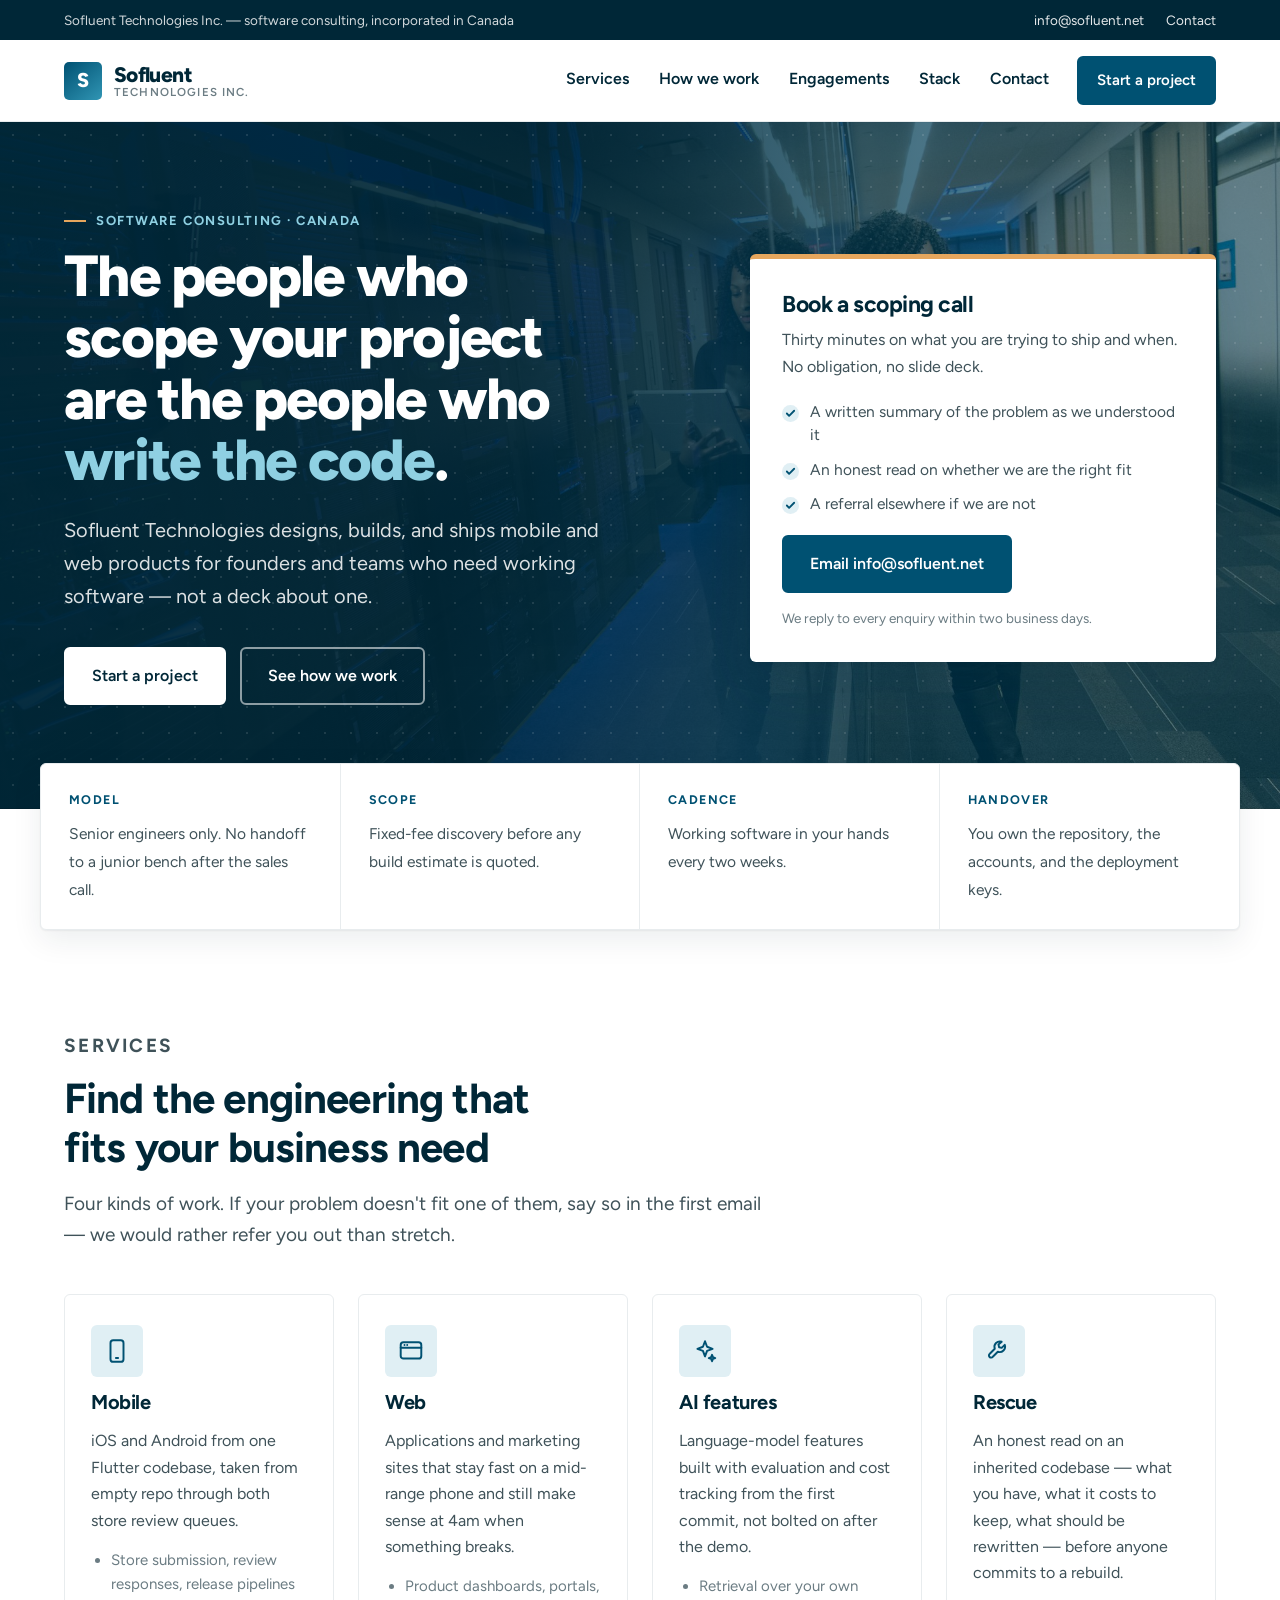
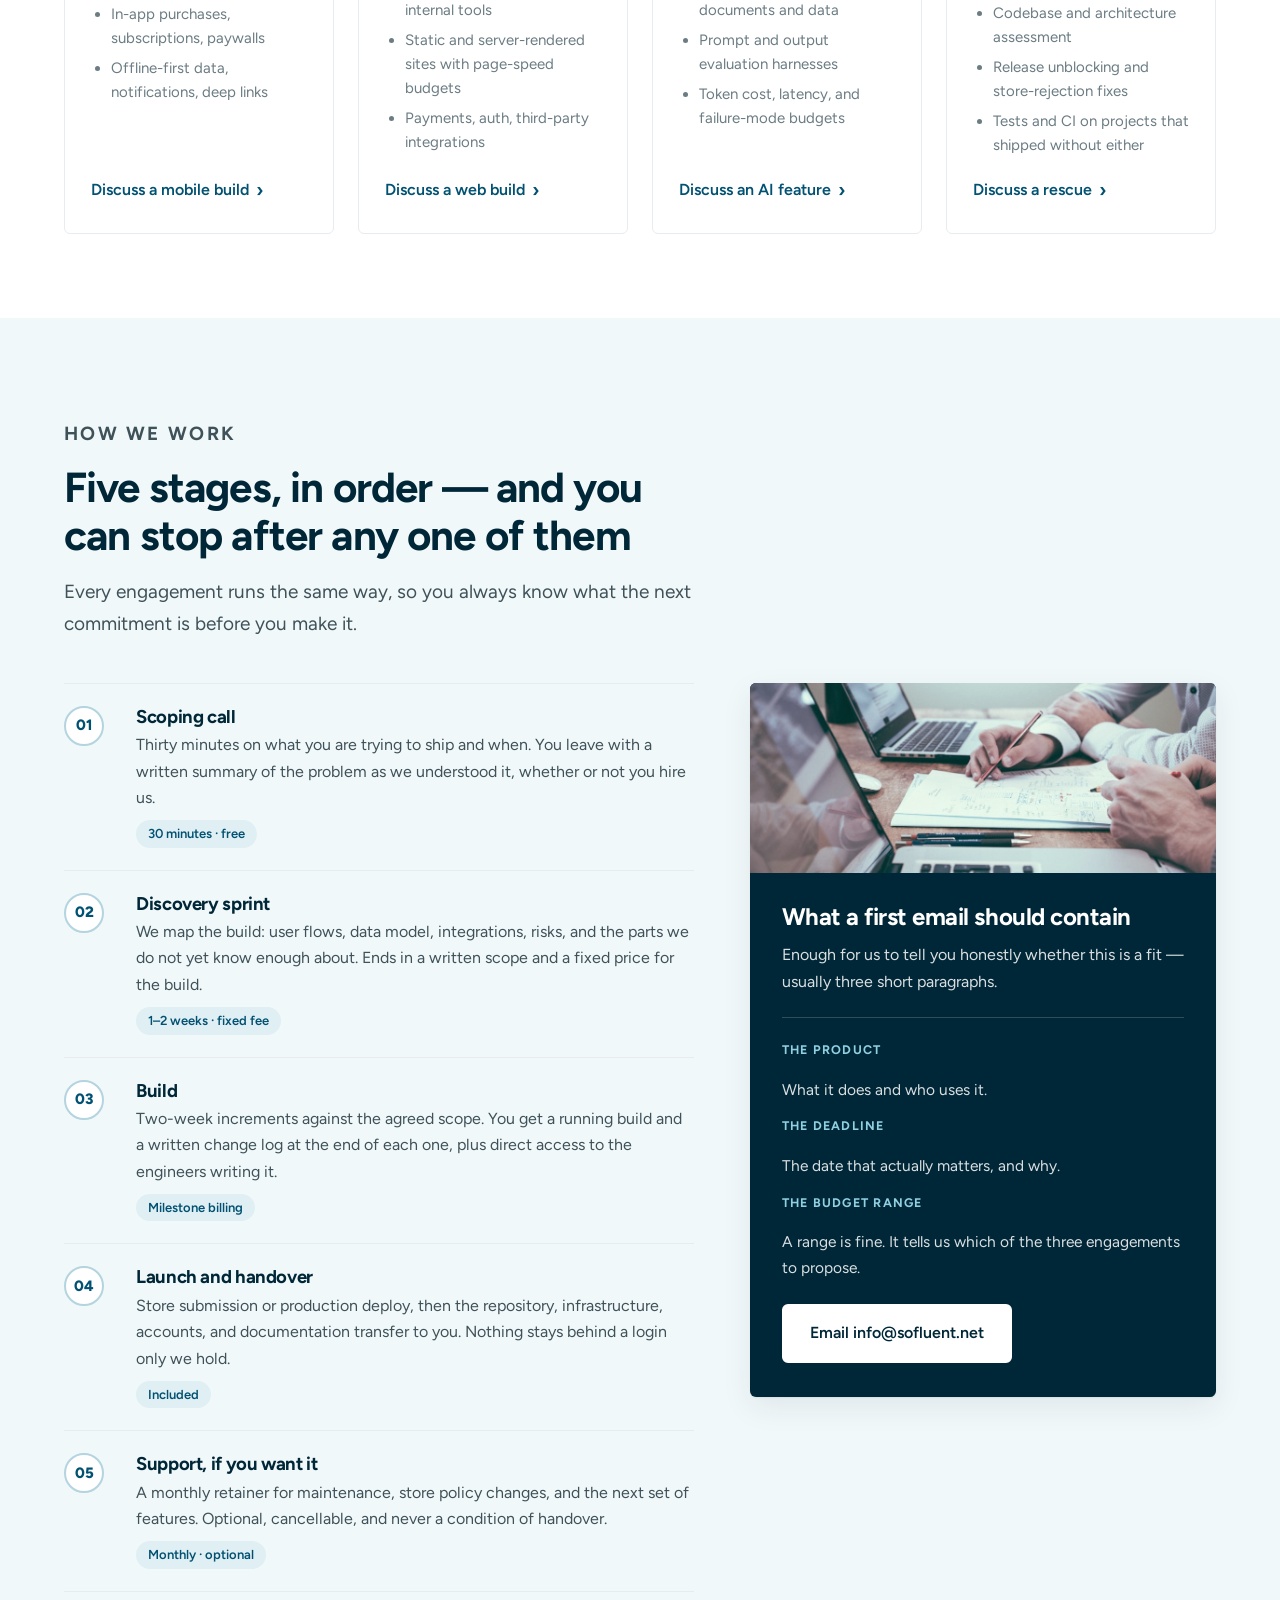
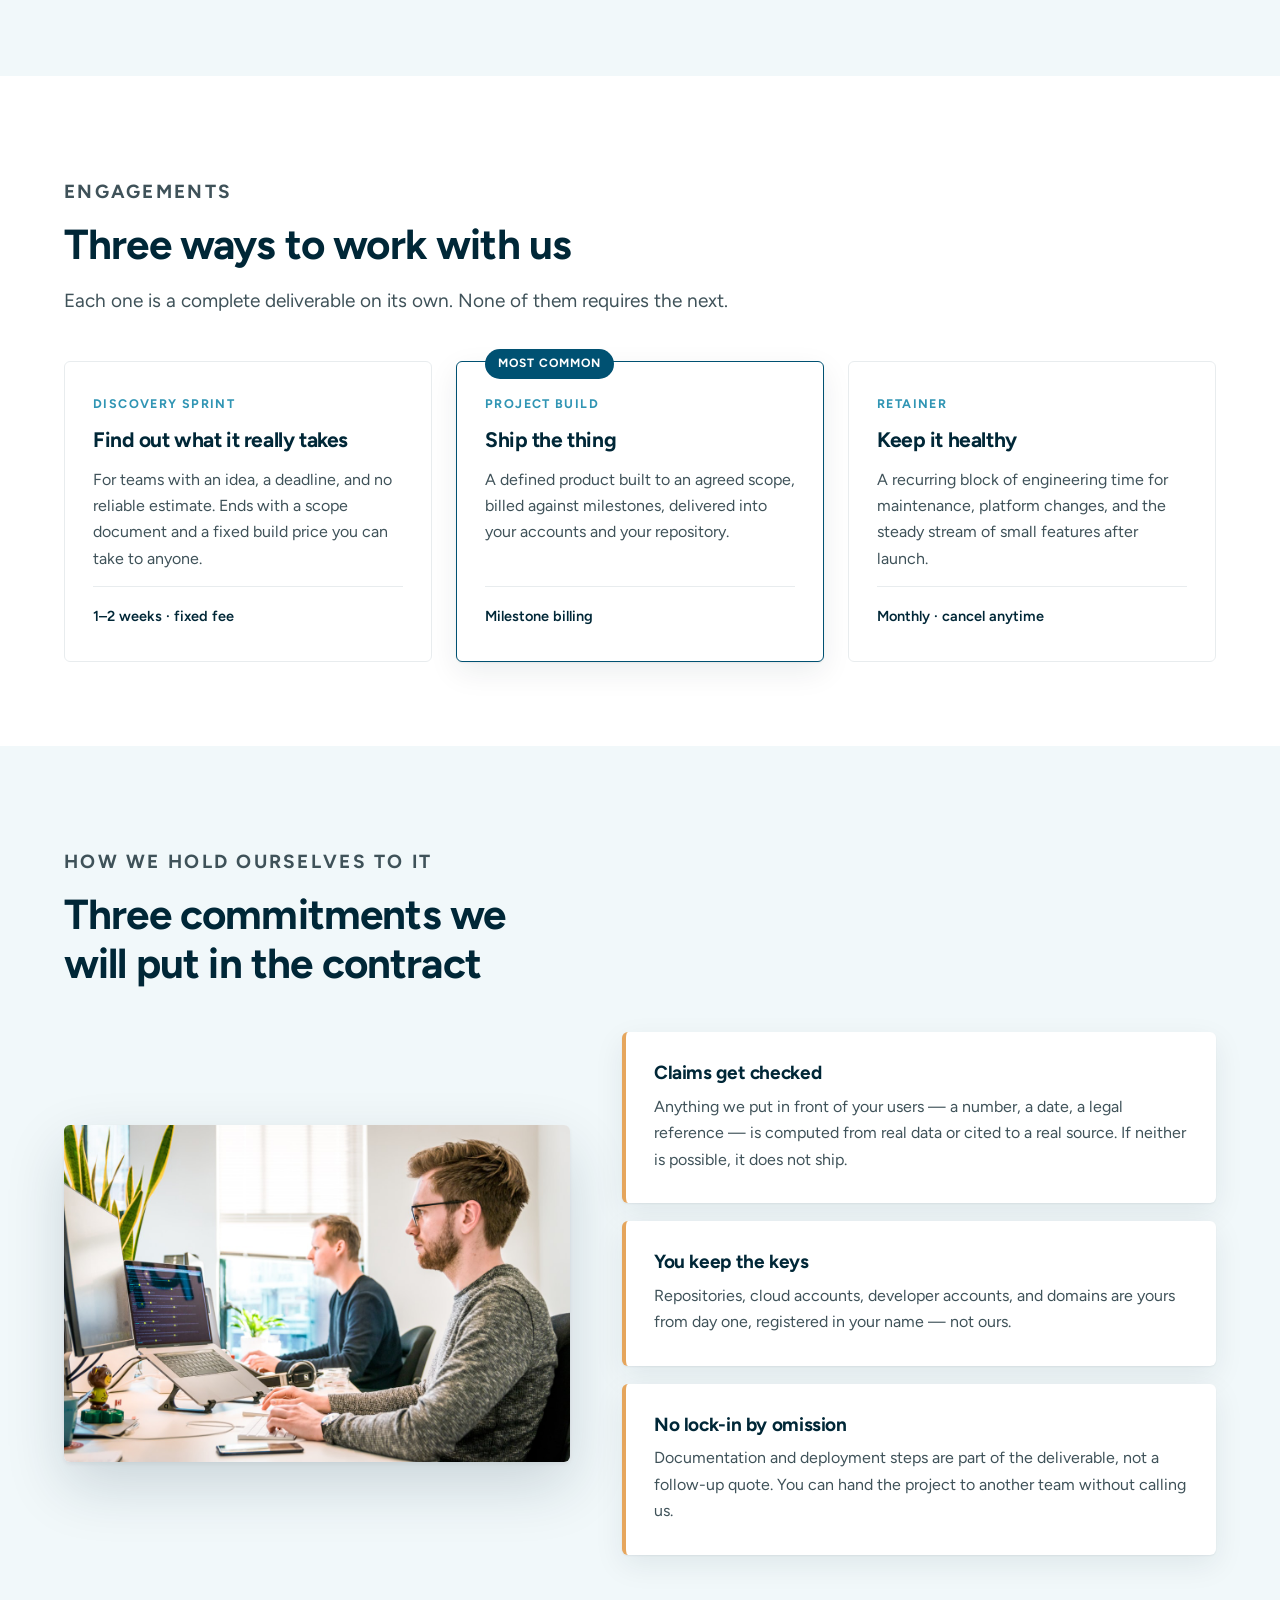
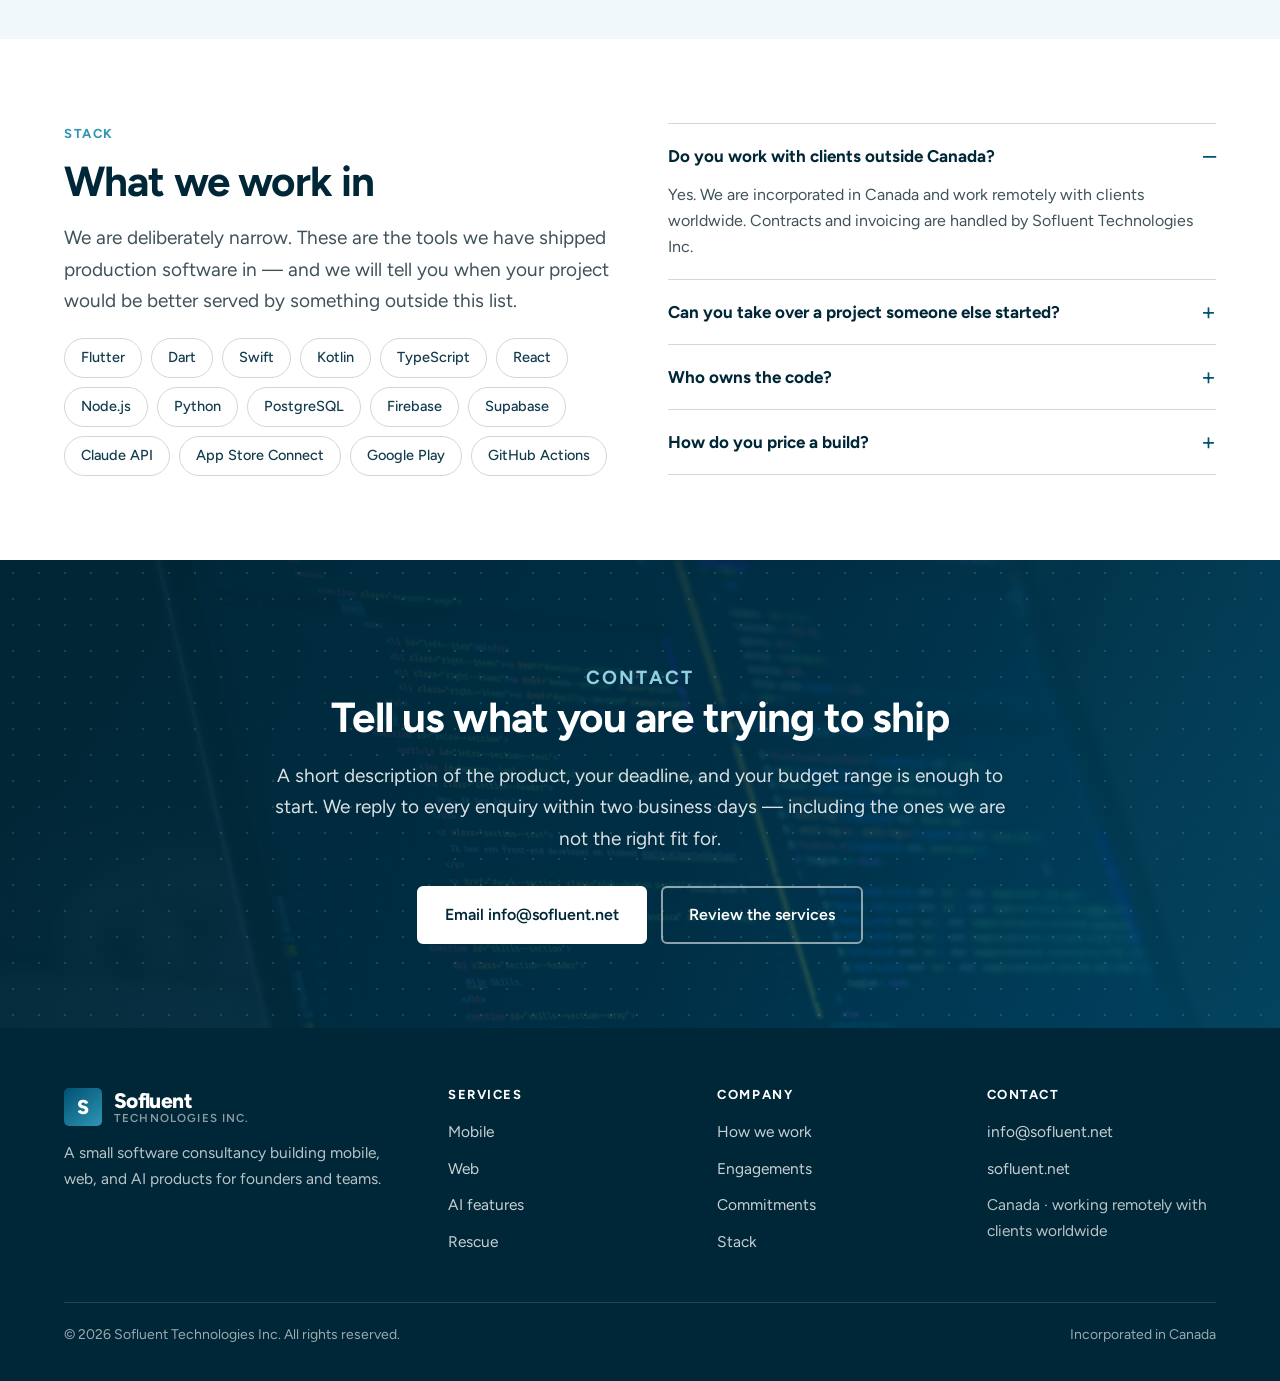
<file: index.html>
<!doctype html>
<html lang="en">
<head>
<meta charset="utf-8">
<meta name="viewport" content="width=device-width, initial-scale=1">
<meta name="color-scheme" content="light">
<meta name="description" content="Sofluent Technologies Inc is a small software consultancy building mobile, web, and AI products for founders and teams.">
<link rel="canonical" href="https://sofluent.net/">
<meta property="og:type" content="website">
<meta property="og:url" content="https://sofluent.net/">
<meta property="og:title" content="Sofluent Technologies">
<meta property="og:description" content="A small software consultancy building mobile, web, and AI products for founders and teams.">
<meta property="og:image" content="https://sofluent.net/img/og.jpg">
<meta property="og:image:width" content="1200">
<meta property="og:image:height" content="630">
<meta property="og:image:alt" content="Sofluent Technologies - the people who scope your project write the code.">
<meta name="twitter:card" content="summary_large_image">
<meta name="twitter:image" content="https://sofluent.net/img/og.jpg">
<meta name="theme-color" content="#002737">
<link rel="icon" href="favicon.svg" type="image/svg+xml">
<title>Sofluent Technologies</title>
<link rel="preconnect" href="https://fonts.googleapis.com">
<link rel="preconnect" href="https://fonts.gstatic.com" crossorigin>
<link rel="stylesheet" href="https://fonts.googleapis.com/css2?family=Figtree:wght@400;500;600;700;800&display=swap">

<style>
:root{
  /* enterprise teal system */
  --ink:#002737;
  --ink-2:#123c4d;
  --brand:#005172;
  --brand-bright:#3095b4;
  --wash:#f1f8fa;
  --wash-2:#e0eff4;
  --wash-3:#b4d4df;
  --amber:#e6a65d;
  --edge:#d6d6d6;
  --edge-soft:#e8ecee;
  --body:#3f5259;
  --muted:#6b7c83;
  --white:#ffffff;
  --shadow:0 1px 2px rgba(0,39,55,.06),0 10px 30px rgba(0,39,55,.08);
  --shadow-lg:0 2px 4px rgba(0,39,55,.06),0 24px 60px rgba(0,39,55,.16);
  --radius:6px;
}

*{box-sizing:border-box;}
html{scroll-behavior:smooth;scroll-padding-top:90px;}
body{
  margin:0;
  background:var(--white);
  color:var(--body);
  font-family:"Figtree","Avenir Next","Segoe UI",Roboto,Helvetica,Arial,sans-serif;
  font-size:17px;
  line-height:1.65;
  -webkit-font-smoothing:antialiased;
}
h1,h2,h3,h4{
  margin:0;
  color:var(--ink);
  font-weight:700;
  line-height:1.15;
  letter-spacing:-0.02em;
  text-wrap:balance;
}
p{margin:0;}
a{color:var(--brand);}
img,svg{max-width:100%;}
:focus-visible{outline:3px solid var(--brand-bright);outline-offset:2px;border-radius:3px;}

.wrap{max-width:1200px;margin:0 auto;padding:0 24px;}
.eyebrow{
  font-size:13px;font-weight:700;letter-spacing:.12em;text-transform:uppercase;
  color:var(--brand-bright);margin:0 0 14px;
}
.section{padding:84px 0;}
.section--wash{background:var(--wash);}
.section-head{max-width:44rem;margin-bottom:44px;}
.section-head h2{font-size:clamp(28px,3.6vw,42px);}
.section-head p{margin-top:16px;font-size:19px;color:var(--body);}
.skip{
  position:absolute;left:-9999px;top:0;background:var(--ink);color:#fff;
  padding:12px 18px;z-index:100;text-decoration:none;
}
.skip:focus{left:12px;top:12px;}

/* ---------- buttons ---------- */
.btn{
  display:inline-flex;align-items:center;gap:10px;
  font-size:16px;font-weight:600;text-decoration:none;
  padding:14px 26px;border-radius:var(--radius);
  border:2px solid transparent;transition:background .15s,color .15s,border-color .15s;
  white-space:nowrap;
}
.btn--primary{background:var(--brand);color:#fff;border-color:var(--brand);}
.btn--primary:hover{background:var(--ink);border-color:var(--ink);}
.btn--outline{background:transparent;color:var(--brand);border-color:var(--brand);}
.btn--outline:hover{background:var(--brand);color:#fff;}
.btn--onDark{background:var(--white);color:var(--ink);border-color:var(--white);}
.btn--onDark:hover{background:var(--wash-2);border-color:var(--wash-2);}
.btn--ghostDark{background:transparent;color:#fff;border-color:rgba(255,255,255,.55);}
.btn--ghostDark:hover{border-color:#fff;background:rgba(255,255,255,.1);}
.btn--sm{padding:10px 18px;font-size:15px;}
.link-more{
  display:inline-flex;align-items:center;gap:7px;
  font-weight:600;color:var(--brand);text-decoration:none;font-size:16px;
}
.link-more::after{content:"›";font-size:20px;line-height:1;transition:transform .15s;}
.link-more:hover{color:var(--ink);}
.link-more:hover::after{transform:translateX(3px);}

/* ---------- utility bar ---------- */
.utility{background:var(--ink);color:rgba(255,255,255,.82);font-size:13.5px;}
.utility .wrap{display:flex;justify-content:space-between;align-items:center;gap:16px;min-height:40px;flex-wrap:wrap;}
.utility a{color:rgba(255,255,255,.9);text-decoration:none;}
.utility a:hover{color:#fff;text-decoration:underline;}
.utility .u-right{display:flex;gap:22px;align-items:center;}

/* ---------- masthead ---------- */
.masthead{
  position:sticky;top:0;z-index:40;background:var(--white);
  border-bottom:1px solid var(--edge-soft);box-shadow:0 1px 0 rgba(0,39,55,.04);
}
.masthead .wrap{display:flex;align-items:center;gap:28px;min-height:76px;}
.brand{display:flex;align-items:center;gap:12px;text-decoration:none;margin-right:auto;}
.brand .mark{
  width:38px;height:38px;border-radius:5px;flex:none;
  background:linear-gradient(140deg,var(--brand) 0%,var(--brand-bright) 100%);
  display:grid;place-items:center;color:#fff;font-weight:800;font-size:20px;letter-spacing:-.04em;
}
.brand .name{display:flex;flex-direction:column;line-height:1.1;}
.brand .name b{color:var(--ink);font-size:21px;font-weight:800;letter-spacing:-.03em;}
.brand .name span{color:var(--muted);font-size:11.5px;font-weight:600;letter-spacing:.1em;text-transform:uppercase;}
.mainnav{display:flex;align-items:center;gap:30px;}
.mainnav a{
  color:var(--ink);text-decoration:none;font-size:16px;font-weight:600;
  padding:26px 0;border-bottom:3px solid transparent;
}
.mainnav a:hover{color:var(--brand);border-bottom-color:var(--brand-bright);}
.nav-actions{display:flex;align-items:center;gap:14px;}
.navtoggle{display:none;background:none;border:1px solid var(--edge);border-radius:var(--radius);padding:9px 12px;cursor:pointer;color:var(--ink);}
.navtoggle svg{display:block;}

/* ---------- hero ---------- */
.hero{position:relative;overflow:hidden;color:#fff;background:#002737;isolation:isolate;}
.hero-media{
  position:absolute;inset:0;z-index:0;pointer-events:none;
  background-image:
    radial-gradient(rgba(255,255,255,.11) 1px,transparent 1px),
    linear-gradient(100deg,rgba(0,39,55,.97) 0%,rgba(0,39,55,.90) 38%,rgba(0,58,82,.74) 62%,rgba(0,81,114,.48) 100%),
    url("img/hero-datacentre.jpg");
  background-size:26px 26px,cover,cover;
  background-position:0 0,center,center 40%;
  background-repeat:repeat,no-repeat,no-repeat;
}
.hero .wrap{position:relative;z-index:1;padding-top:88px;padding-bottom:104px;
  display:grid;grid-template-columns:minmax(0,1.15fr) minmax(0,.85fr);gap:56px;align-items:center;}
.hero h1{color:#fff;font-size:clamp(34px,5vw,58px);font-weight:800;line-height:1.06;letter-spacing:-.03em;}
.hero h1 em{font-style:normal;color:#8fd0e2;}
.hero .sub{margin-top:22px;font-size:clamp(17px,1.6vw,20px);color:rgba(255,255,255,.86);max-width:34rem;}
.hero .eyebrow{color:#8fd0e2;display:flex;align-items:center;gap:10px;}
.hero .eyebrow::before{content:"";width:22px;height:2px;background:var(--amber);display:inline-block;}
.hero-actions{display:flex;gap:14px;flex-wrap:wrap;margin-top:34px;}

/* hero action card (mirrors an enterprise "look up / apply" card) */
.hero-card{
  background:#fff;color:var(--body);border-radius:var(--radius);
  box-shadow:var(--shadow-lg);padding:32px;border-top:5px solid var(--amber);
}
.hero-card h2{font-size:23px;margin-bottom:10px;}
.hero-card p{font-size:16px;}
.hero-card ul{list-style:none;margin:20px 0;padding:0;display:flex;flex-direction:column;gap:11px;}
.hero-card li{position:relative;padding-left:28px;font-size:15.5px;color:var(--body);line-height:1.5;}
.hero-card li::before{
  content:"";position:absolute;left:0;top:5px;width:17px;height:17px;border-radius:50%;
  background:var(--wash-2) url("data:image/svg+xml,%3Csvg xmlns='http://www.w3.org/2000/svg' viewBox='0 0 24 24' fill='none' stroke='%23005172' stroke-width='4' stroke-linecap='round' stroke-linejoin='round'%3E%3Cpolyline points='20 6 9 17 4 12'/%3E%3C/svg%3E") center/11px no-repeat;
}
.hero-card .fine{font-size:13.5px;color:var(--muted);margin-top:14px;}

/* ---------- stat strip ---------- */
.stats{background:var(--white);}
.stats .wrap{
  display:grid;grid-template-columns:repeat(4,minmax(0,1fr));gap:0;
  margin-top:-46px;position:relative;z-index:5;
  background:#fff;border:1px solid var(--edge-soft);border-radius:var(--radius);box-shadow:var(--shadow);
  padding:0;overflow:hidden;
}
.stat{padding:26px 28px;border-right:1px solid var(--edge-soft);}
.stat:last-child{border-right:0;}
.stat b{display:block;color:var(--brand);font-size:12.5px;font-weight:700;letter-spacing:.11em;text-transform:uppercase;margin-bottom:8px;}
.stat span{font-size:15.5px;line-height:1.5;color:var(--body);}

/* ---------- icon cards ---------- */
.cards{display:grid;grid-template-columns:repeat(4,minmax(0,1fr));gap:24px;}
.card{
  background:#fff;border:1px solid var(--edge-soft);border-radius:var(--radius);
  padding:30px 26px;display:flex;flex-direction:column;gap:14px;
  transition:box-shadow .18s,transform .18s,border-color .18s;
}
.card:hover{box-shadow:var(--shadow);transform:translateY(-3px);border-color:var(--wash-3);}
.card .ico{
  width:52px;height:52px;border-radius:var(--radius);background:var(--wash-2);
  display:grid;place-items:center;color:var(--brand);flex:none;
}
.card h3{font-size:20px;}
.card p{font-size:16px;}
.card ul{margin:0;padding-left:20px;color:var(--muted);font-size:15px;line-height:1.6;display:flex;flex-direction:column;gap:6px;}
.card .link-more{margin-top:auto;padding-top:6px;}

/* ---------- split: process + side card ---------- */
.split{display:grid;grid-template-columns:minmax(0,1.35fr) minmax(0,1fr);gap:56px;align-items:start;}
.steps{display:flex;flex-direction:column;}
.step{display:grid;grid-template-columns:52px minmax(0,1fr);gap:20px;padding:22px 0;border-bottom:1px solid var(--edge-soft);}
.step:first-child{border-top:1px solid var(--edge-soft);}
.step .n{
  width:40px;height:40px;border-radius:50%;background:var(--white);border:2px solid var(--wash-3);
  color:var(--brand);font-weight:800;font-size:15px;display:grid;place-items:center;
}
.step h3{font-size:18.5px;margin-bottom:5px;}
.step p{font-size:16px;}
.step .dur{display:inline-block;margin-top:9px;font-size:13px;font-weight:600;color:var(--brand);
  background:var(--wash-2);border-radius:100px;padding:3px 12px;}
.aside-card{
  background:var(--ink);color:rgba(255,255,255,.85);border-radius:var(--radius);
  box-shadow:var(--shadow);position:sticky;top:100px;overflow:hidden;
}
.aside-card img{display:block;width:100%;height:190px;object-fit:cover;filter:saturate(.85) contrast(1.03);}
.aside-body{padding:30px 32px 34px;}
.aside-card h3{color:#fff;font-size:24px;margin-bottom:12px;}
.aside-card p{font-size:16px;}
.aside-card .rule{height:1px;background:rgba(255,255,255,.18);margin:22px 0;}
.aside-card dl{margin:0;display:flex;flex-direction:column;gap:14px;}
.aside-card dt{font-size:12.5px;font-weight:700;letter-spacing:.1em;text-transform:uppercase;color:#8fd0e2;}
.aside-card dd{margin:2px 0 0;font-size:15.5px;color:rgba(255,255,255,.85);}
.aside-card .btn{margin-top:24px;}

/* ---------- engagement tiles ---------- */
.plans{display:grid;grid-template-columns:repeat(3,minmax(0,1fr));gap:24px;}
.plan{
  background:#fff;border:1px solid var(--edge-soft);border-radius:var(--radius);
  padding:32px 28px;display:flex;flex-direction:column;gap:14px;position:relative;
}
.plan--feature{border-color:var(--brand);box-shadow:var(--shadow);}
.plan--feature::before{
  content:"Most common";position:absolute;top:-13px;left:28px;
  background:var(--brand);color:#fff;font-size:12px;font-weight:700;letter-spacing:.08em;
  text-transform:uppercase;padding:5px 13px;border-radius:100px;
}
.plan .kicker{font-size:12.5px;font-weight:700;letter-spacing:.11em;text-transform:uppercase;color:var(--brand-bright);}
.plan h3{font-size:21px;}
.plan p{font-size:16px;}
.plan .terms{margin-top:auto;padding-top:18px;border-top:1px solid var(--edge-soft);font-size:14.5px;font-weight:600;color:var(--ink);}

/* ---------- principles ---------- */
.commit-grid{display:grid;grid-template-columns:minmax(0,.92fr) minmax(0,1.08fr);gap:52px;align-items:center;}
.commit-media{position:relative;}
.commit-media img{display:block;width:100%;height:auto;border-radius:var(--radius);box-shadow:var(--shadow-lg);}
.commit-media::after{
  content:"";position:absolute;left:-14px;bottom:-14px;width:96px;height:96px;z-index:-1;
  background-image:radial-gradient(var(--wash-3) 2px,transparent 2px);background-size:14px 14px;border-radius:4px;
}
.principles{display:flex;flex-direction:column;gap:18px;}
.principle{background:#fff;border-radius:var(--radius);padding:30px 28px;border-left:4px solid var(--amber);box-shadow:var(--shadow);}
.principle h3{font-size:19px;margin-bottom:10px;}
.principle p{font-size:16px;}

/* ---------- stack ---------- */
.stack-grid{display:grid;grid-template-columns:minmax(0,1fr) minmax(0,1fr);gap:56px;align-items:start;}
.chips{display:flex;flex-wrap:wrap;gap:9px;margin-top:22px;}
.chip{
  background:#fff;border:1px solid var(--edge);border-radius:100px;
  padding:7px 16px;font-size:14.5px;font-weight:500;color:var(--ink-2);
}
.faq{border-top:1px solid var(--edge);}
.faq details{border-bottom:1px solid var(--edge);padding:18px 0;}
.faq summary{
  cursor:pointer;list-style:none;font-weight:700;color:var(--ink);font-size:17px;
  display:flex;justify-content:space-between;align-items:center;gap:16px;
}
.faq summary::-webkit-details-marker{display:none;}
.faq summary::after{content:"+";color:var(--brand);font-size:24px;font-weight:400;line-height:1;}
.faq details[open] summary::after{content:"–";}
.faq p{margin-top:12px;font-size:16px;}

/* ---------- CTA band ---------- */
.ctaband{background:#002737;color:#fff;text-align:center;padding:84px 0;position:relative;overflow:hidden;}
.ctaband::before{
  content:"";position:absolute;inset:0;
  background-image:
    radial-gradient(rgba(255,255,255,.12) 1px,transparent 1px),
    linear-gradient(112deg,rgba(0,39,55,.94) 0%,rgba(0,49,70,.88) 55%,rgba(0,81,114,.78) 100%),
    url("img/code-dark.jpg");
  background-size:26px 26px,cover,cover;
  background-position:0 0,center,center;
  background-repeat:repeat,no-repeat,no-repeat;
}
.ctaband .wrap{position:relative;z-index:1;}
.ctaband h2{color:#fff;font-size:clamp(28px,3.6vw,42px);max-width:24ch;margin:0 auto;}
.ctaband p{margin:18px auto 0;max-width:46rem;color:rgba(255,255,255,.86);font-size:19px;}
.ctaband .row{display:flex;gap:14px;justify-content:center;flex-wrap:wrap;margin-top:32px;}

/* ---------- footer ---------- */
.site-footer{background:var(--ink);color:rgba(255,255,255,.72);padding:60px 0 0;font-size:15.5px;}
.foot-grid{display:grid;grid-template-columns:1.5fr repeat(3,1fr);gap:40px;padding-bottom:48px;}
.site-footer h4{color:#fff;font-size:13px;font-weight:700;letter-spacing:.12em;text-transform:uppercase;margin-bottom:16px;}
.site-footer ul{list-style:none;margin:0;padding:0;display:flex;flex-direction:column;gap:11px;}
.site-footer a{color:rgba(255,255,255,.78);text-decoration:none;}
.site-footer a:hover{color:#fff;text-decoration:underline;}
.foot-about p{font-size:15.5px;color:rgba(255,255,255,.72);margin-top:14px;max-width:32ch;}
.foot-about .brand .name b{color:#fff;}
.foot-about .brand .name span{color:rgba(255,255,255,.55);}
.legal{border-top:1px solid rgba(255,255,255,.14);padding:20px 0 34px;display:flex;justify-content:space-between;gap:16px;flex-wrap:wrap;font-size:14px;color:rgba(255,255,255,.6);}

/* ---------- responsive ---------- */
@media (max-width:1000px){
  .hero .wrap{grid-template-columns:1fr;gap:40px;padding-top:64px;padding-bottom:88px;}
  .cards{grid-template-columns:repeat(2,minmax(0,1fr));}
  .split,.stack-grid{grid-template-columns:1fr;gap:40px;}
  .aside-card{position:static;}
  .stats .wrap{grid-template-columns:repeat(2,minmax(0,1fr));}
  .stat:nth-child(2){border-right:0;}
  .stat:nth-child(1),.stat:nth-child(2){border-bottom:1px solid var(--edge-soft);}
  .plans{grid-template-columns:1fr;}
  .commit-grid{grid-template-columns:1fr;gap:34px;}
  .hero-media{
    background-image:
      radial-gradient(rgba(255,255,255,.11) 1px,transparent 1px),
      linear-gradient(170deg,rgba(0,39,55,.95) 0%,rgba(0,49,70,.90) 55%,rgba(0,81,114,.80) 100%),
      url("img/hero-datacentre-sm.jpg");
  }
  .foot-grid{grid-template-columns:1fr 1fr;}
}
@media (max-width:760px){
  .mainnav{
    display:none;position:absolute;top:100%;left:0;right:0;background:#fff;
    flex-direction:column;align-items:stretch;gap:0;padding:8px 24px 20px;
    border-bottom:1px solid var(--edge-soft);box-shadow:var(--shadow);
  }
  .mainnav.open{display:flex;}
  .mainnav a{padding:14px 0;border-bottom:1px solid var(--edge-soft);}
  .masthead .wrap{position:relative;min-height:66px;}
  .navtoggle{display:block;}
  .nav-actions .btn{display:none;}
  .section{padding:60px 0;}
  .cards{grid-template-columns:1fr;}
  .stats .wrap{grid-template-columns:1fr;margin-top:-32px;}
  .stat{border-right:0;border-bottom:1px solid var(--edge-soft);}
  .stat:last-child{border-bottom:0;}
  .foot-grid{grid-template-columns:1fr;gap:32px;}
  .utility .u-left{display:none;}
}
@media (prefers-reduced-motion:reduce){
  *{transition:none!important;animation:none!important;scroll-behavior:auto!important;}
}
</style>
</head>
<body>
<header>
<a class="skip" href="#main">Skip to content</a>

<div class="utility">
  <div class="wrap">
    <span class="u-left">Sofluent Technologies Inc. — software consulting, incorporated in Canada</span>
    <span class="u-right">
      <a href="mailto:info@sofluent.net">info@sofluent.net</a>
      <a href="#contact">Contact</a>
    </span>
  </div>
</div>

<div class="masthead">
  <div class="wrap">
    <a class="brand" href="#top">
      <span class="mark" aria-hidden="true">S</span>
      <span class="name"><b>Sofluent</b><span>Technologies Inc.</span></span>
    </a>
    <nav class="mainnav" id="mainnav" aria-label="Primary">
      <a href="#services">Services</a>
      <a href="#process">How we work</a>
      <a href="#engagements">Engagements</a>
      <a href="#stack">Stack</a>
      <a href="#contact">Contact</a>
    </nav>
    <div class="nav-actions">
      <a class="btn btn--primary btn--sm" href="mailto:info@sofluent.net?subject=Project%20enquiry">Start a project</a>
      <button class="navtoggle" id="navtoggle" aria-expanded="false" aria-controls="mainnav" aria-label="Toggle navigation">
        <svg width="22" height="22" viewBox="0 0 24 24" fill="none" stroke="currentColor" stroke-width="2" stroke-linecap="round"><path d="M3 6h18M3 12h18M3 18h18"/></svg>
      </button>
    </div>
  </div>
</div>
</header>

<main id="main">
<a id="top"></a>

<section class="hero">
  <div class="hero-media" aria-hidden="true"></div>
  <div class="wrap">
    <div>
      <p class="eyebrow">Software consulting · Canada</p>
      <h1>The people who scope your project are the people who <em>write the code</em>.</h1>
      <p class="sub">Sofluent Technologies designs, builds, and ships mobile and web products for founders and teams who need working software — not a deck about one.</p>
      <div class="hero-actions">
        <a class="btn btn--onDark" href="mailto:info@sofluent.net?subject=Project%20enquiry">Start a project</a>
        <a class="btn btn--ghostDark" href="#process">See how we work</a>
      </div>
    </div>
    <div class="hero-card">
      <h2>Book a scoping call</h2>
      <p>Thirty minutes on what you are trying to ship and when. No obligation, no slide deck.</p>
      <ul>
        <li>A written summary of the problem as we understood it</li>
        <li>An honest read on whether we are the right fit</li>
        <li>A referral elsewhere if we are not</li>
      </ul>
      <a class="btn btn--primary" href="mailto:info@sofluent.net?subject=Scoping%20call">Email info@sofluent.net</a>
      <p class="fine">We reply to every enquiry within two business days.</p>
    </div>
  </div>
</section>

<section class="stats">
  <div class="wrap">
    <div class="stat"><b>Model</b><span>Senior engineers only. No handoff to a junior bench after the sales call.</span></div>
    <div class="stat"><b>Scope</b><span>Fixed-fee discovery before any build estimate is quoted.</span></div>
    <div class="stat"><b>Cadence</b><span>Working software in your hands every two weeks.</span></div>
    <div class="stat"><b>Handover</b><span>You own the repository, the accounts, and the deployment keys.</span></div>
  </div>
</section>

<section class="section" id="services">
  <div class="wrap">
    <div class="section-head">
      <p class="eyebrow">Services</p>
      <h2>Find the engineering that fits your business need</h2>
      <p>Four kinds of work. If your problem doesn't fit one of them, say so in the first email — we would rather refer you out than stretch.</p>
    </div>
    <div class="cards">
      <article class="card">
        <span class="ico" aria-hidden="true"><svg width="26" height="26" viewBox="0 0 24 24" fill="none" stroke="currentColor" stroke-width="1.8" stroke-linecap="round" stroke-linejoin="round"><rect x="6" y="2" width="12" height="20" rx="2.5"/><path d="M11 18.5h2"/></svg></span>
        <h3>Mobile</h3>
        <p>iOS and Android from one Flutter codebase, taken from empty repo through both store review queues.</p>
        <ul>
          <li>Store submission, review responses, release pipelines</li>
          <li>In-app purchases, subscriptions, paywalls</li>
          <li>Offline-first data, notifications, deep links</li>
        </ul>
        <a class="link-more" href="#contact">Discuss a mobile build</a>
      </article>
      <article class="card">
        <span class="ico" aria-hidden="true"><svg width="26" height="26" viewBox="0 0 24 24" fill="none" stroke="currentColor" stroke-width="1.8" stroke-linecap="round" stroke-linejoin="round"><rect x="2.5" y="4" width="19" height="15" rx="2.5"/><path d="M2.5 9h19M6 6.5h.01M8.5 6.5h.01"/></svg></span>
        <h3>Web</h3>
        <p>Applications and marketing sites that stay fast on a mid-range phone and still make sense at 4am when something breaks.</p>
        <ul>
          <li>Product dashboards, portals, internal tools</li>
          <li>Static and server-rendered sites with page-speed budgets</li>
          <li>Payments, auth, third-party integrations</li>
        </ul>
        <a class="link-more" href="#contact">Discuss a web build</a>
      </article>
      <article class="card">
        <span class="ico" aria-hidden="true"><svg width="26" height="26" viewBox="0 0 24 24" fill="none" stroke="currentColor" stroke-width="1.8" stroke-linecap="round" stroke-linejoin="round"><path d="M12 3l1.9 5.1L19 10l-5.1 1.9L12 17l-1.9-5.1L5 10l5.1-1.9z"/><path d="M18.5 15.5l.8 2.2 2.2.8-2.2.8-.8 2.2-.8-2.2-2.2-.8 2.2-.8z"/></svg></span>
        <h3>AI features</h3>
        <p>Language-model features built with evaluation and cost tracking from the first commit, not bolted on after the demo.</p>
        <ul>
          <li>Retrieval over your own documents and data</li>
          <li>Prompt and output evaluation harnesses</li>
          <li>Token cost, latency, and failure-mode budgets</li>
        </ul>
        <a class="link-more" href="#contact">Discuss an AI feature</a>
      </article>
      <article class="card">
        <span class="ico" aria-hidden="true"><svg width="26" height="26" viewBox="0 0 24 24" fill="none" stroke="currentColor" stroke-width="1.8" stroke-linecap="round" stroke-linejoin="round"><path d="M14.5 3.5a5 5 0 00-6.4 6.4L3.5 14.5a2 2 0 102.8 2.8l4.6-4.6a5 5 0 006.4-6.4l-2.8 2.8-2.4-.6-.6-2.4z"/></svg></span>
        <h3>Rescue</h3>
        <p>An honest read on an inherited codebase — what you have, what it costs to keep, what should be rewritten — before anyone commits to a rebuild.</p>
        <ul>
          <li>Codebase and architecture assessment</li>
          <li>Release unblocking and store-rejection fixes</li>
          <li>Tests and CI on projects that shipped without either</li>
        </ul>
        <a class="link-more" href="#contact">Discuss a rescue</a>
      </article>
    </div>
  </div>
</section>

<section class="section section--wash" id="process">
  <div class="wrap">
    <div class="section-head">
      <p class="eyebrow">How we work</p>
      <h2>Five stages, in order — and you can stop after any one of them</h2>
      <p>Every engagement runs the same way, so you always know what the next commitment is before you make it.</p>
    </div>
    <div class="split">
      <div class="steps">
        <div class="step">
          <span class="n">01</span>
          <div>
            <h3>Scoping call</h3>
            <p>Thirty minutes on what you are trying to ship and when. You leave with a written summary of the problem as we understood it, whether or not you hire us.</p>
            <span class="dur">30 minutes · free</span>
          </div>
        </div>
        <div class="step">
          <span class="n">02</span>
          <div>
            <h3>Discovery sprint</h3>
            <p>We map the build: user flows, data model, integrations, risks, and the parts we do not yet know enough about. Ends in a written scope and a fixed price for the build.</p>
            <span class="dur">1–2 weeks · fixed fee</span>
          </div>
        </div>
        <div class="step">
          <span class="n">03</span>
          <div>
            <h3>Build</h3>
            <p>Two-week increments against the agreed scope. You get a running build and a written change log at the end of each one, plus direct access to the engineers writing it.</p>
            <span class="dur">Milestone billing</span>
          </div>
        </div>
        <div class="step">
          <span class="n">04</span>
          <div>
            <h3>Launch and handover</h3>
            <p>Store submission or production deploy, then the repository, infrastructure, accounts, and documentation transfer to you. Nothing stays behind a login only we hold.</p>
            <span class="dur">Included</span>
          </div>
        </div>
        <div class="step">
          <span class="n">05</span>
          <div>
            <h3>Support, if you want it</h3>
            <p>A monthly retainer for maintenance, store policy changes, and the next set of features. Optional, cancellable, and never a condition of handover.</p>
            <span class="dur">Monthly · optional</span>
          </div>
        </div>
      </div>
      <aside class="aside-card">
        <img src="img/discovery-sketch.jpg" alt="Two people sketching a plan on paper next to open laptops" width="1000" height="667" loading="lazy" decoding="async">
        <div class="aside-body">
        <h3>What a first email should contain</h3>
        <p>Enough for us to tell you honestly whether this is a fit — usually three short paragraphs.</p>
        <div class="rule"></div>
        <dl>
          <dt>The product</dt>
          <dd>What it does and who uses it.</dd>
          <dt>The deadline</dt>
          <dd>The date that actually matters, and why.</dd>
          <dt>The budget range</dt>
          <dd>A range is fine. It tells us which of the three engagements to propose.</dd>
        </dl>
        <a class="btn btn--onDark" href="mailto:info@sofluent.net?subject=Project%20enquiry">Email info@sofluent.net</a>
        </div>
      </aside>
    </div>
  </div>
</section>

<section class="section" id="engagements">
  <div class="wrap">
    <div class="section-head">
      <p class="eyebrow">Engagements</p>
      <h2>Three ways to work with us</h2>
      <p>Each one is a complete deliverable on its own. None of them requires the next.</p>
    </div>
    <div class="plans">
      <article class="plan">
        <span class="kicker">Discovery sprint</span>
        <h3>Find out what it really takes</h3>
        <p>For teams with an idea, a deadline, and no reliable estimate. Ends with a scope document and a fixed build price you can take to anyone.</p>
        <p class="terms">1–2 weeks · fixed fee</p>
      </article>
      <article class="plan plan--feature">
        <span class="kicker">Project build</span>
        <h3>Ship the thing</h3>
        <p>A defined product built to an agreed scope, billed against milestones, delivered into your accounts and your repository.</p>
        <p class="terms">Milestone billing</p>
      </article>
      <article class="plan">
        <span class="kicker">Retainer</span>
        <h3>Keep it healthy</h3>
        <p>A recurring block of engineering time for maintenance, platform changes, and the steady stream of small features after launch.</p>
        <p class="terms">Monthly · cancel anytime</p>
      </article>
    </div>
  </div>
</section>

<section class="section section--wash" id="principles">
  <div class="wrap">
    <div class="section-head">
      <p class="eyebrow">How we hold ourselves to it</p>
      <h2>Three commitments we will put in the contract</h2>
    </div>
    <div class="commit-grid">
      <div class="commit-media">
        <img src="img/team-desks.jpg" alt="Two engineers working at adjacent desks, dashboards open on their screens" width="1200" height="800" loading="lazy" decoding="async">
      </div>
      <div class="principles">
      <div class="principle">
        <h3>Claims get checked</h3>
        <p>Anything we put in front of your users — a number, a date, a legal reference — is computed from real data or cited to a real source. If neither is possible, it does not ship.</p>
      </div>
      <div class="principle">
        <h3>You keep the keys</h3>
        <p>Repositories, cloud accounts, developer accounts, and domains are yours from day one, registered in your name — not ours.</p>
      </div>
      <div class="principle">
        <h3>No lock-in by omission</h3>
        <p>Documentation and deployment steps are part of the deliverable, not a follow-up quote. You can hand the project to another team without calling us.</p>
      </div>
      </div>
    </div>
  </div>
</section>

<section class="section" id="stack">
  <div class="wrap">
    <div class="stack-grid">
      <div>
        <p class="eyebrow">Stack</p>
        <h2 style="font-size:clamp(28px,3.6vw,42px);">What we work in</h2>
        <p style="margin-top:16px;font-size:19px;">We are deliberately narrow. These are the tools we have shipped production software in — and we will tell you when your project would be better served by something outside this list.</p>
        <div class="chips">
          <span class="chip">Flutter</span><span class="chip">Dart</span><span class="chip">Swift</span>
          <span class="chip">Kotlin</span><span class="chip">TypeScript</span><span class="chip">React</span>
          <span class="chip">Node.js</span><span class="chip">Python</span><span class="chip">PostgreSQL</span>
          <span class="chip">Firebase</span><span class="chip">Supabase</span><span class="chip">Claude API</span>
          <span class="chip">App Store Connect</span><span class="chip">Google Play</span><span class="chip">GitHub Actions</span>
        </div>
      </div>
      <div class="faq">
        <details open>
          <summary>Do you work with clients outside Canada?</summary>
          <p>Yes. We are incorporated in Canada and work remotely with clients worldwide. Contracts and invoicing are handled by Sofluent Technologies Inc.</p>
        </details>
        <details>
          <summary>Can you take over a project someone else started?</summary>
          <p>That is what the rescue engagement is for. We start with an assessment of the existing codebase and give you a written read on what to keep, what to replace, and what it will cost — before any rebuild is proposed.</p>
        </details>
        <details>
          <summary>Who owns the code?</summary>
          <p>You do, from the first commit. The repository, cloud accounts, and store developer accounts are registered in your name and stay with you at handover.</p>
        </details>
        <details>
          <summary>How do you price a build?</summary>
          <p>The discovery sprint is a fixed fee. It ends in a written scope and a fixed price for the build, billed against milestones. We do not quote a build price before discovery, because that number would be a guess.</p>
        </details>
      </div>
    </div>
  </div>
</section>

<section class="ctaband" id="contact">
  <div class="wrap">
    <p class="eyebrow" style="color:#8fd0e2;">Contact</p>
    <h2>Tell us what you are trying to ship</h2>
    <p>A short description of the product, your deadline, and your budget range is enough to start. We reply to every enquiry within two business days — including the ones we are not the right fit for.</p>
    <div class="row">
      <a class="btn btn--onDark" href="mailto:info@sofluent.net?subject=Project%20enquiry">Email info@sofluent.net</a>
      <a class="btn btn--ghostDark" href="#services">Review the services</a>
    </div>
  </div>
</section>

</main>

<footer class="site-footer">
  <div class="wrap">
    <div class="foot-grid">
      <div class="foot-about">
        <a class="brand" href="#top">
          <span class="mark" aria-hidden="true">S</span>
          <span class="name"><b>Sofluent</b><span>Technologies Inc.</span></span>
        </a>
        <p>A small software consultancy building mobile, web, and AI products for founders and teams.</p>
      </div>
      <div>
        <h4>Services</h4>
        <ul>
          <li><a href="#services">Mobile</a></li>
          <li><a href="#services">Web</a></li>
          <li><a href="#services">AI features</a></li>
          <li><a href="#services">Rescue</a></li>
        </ul>
      </div>
      <div>
        <h4>Company</h4>
        <ul>
          <li><a href="#process">How we work</a></li>
          <li><a href="#engagements">Engagements</a></li>
          <li><a href="#principles">Commitments</a></li>
          <li><a href="#stack">Stack</a></li>
        </ul>
      </div>
      <div>
        <h4>Contact</h4>
        <ul>
          <li><a href="mailto:info@sofluent.net">info@sofluent.net</a></li>
          <li><a href="https://sofluent.net/">sofluent.net</a></li>
          <li>Canada · working remotely with clients worldwide</li>
        </ul>
      </div>
    </div>
    <div class="legal">
      <span>© <span id="yr">2026</span> Sofluent Technologies Inc. All rights reserved.</span>
      <span>Incorporated in Canada</span>
    </div>
  </div>
</footer>

<script>
  document.getElementById('yr').textContent = new Date().getFullYear();
  (function(){
    var t = document.getElementById('navtoggle'), n = document.getElementById('mainnav');
    t.addEventListener('click', function(){
      var open = n.classList.toggle('open');
      t.setAttribute('aria-expanded', open ? 'true' : 'false');
    });
    n.addEventListener('click', function(e){
      if (e.target.tagName === 'A') { n.classList.remove('open'); t.setAttribute('aria-expanded','false'); }
    });
  })();
</script>
</body>
</html>
</file>
